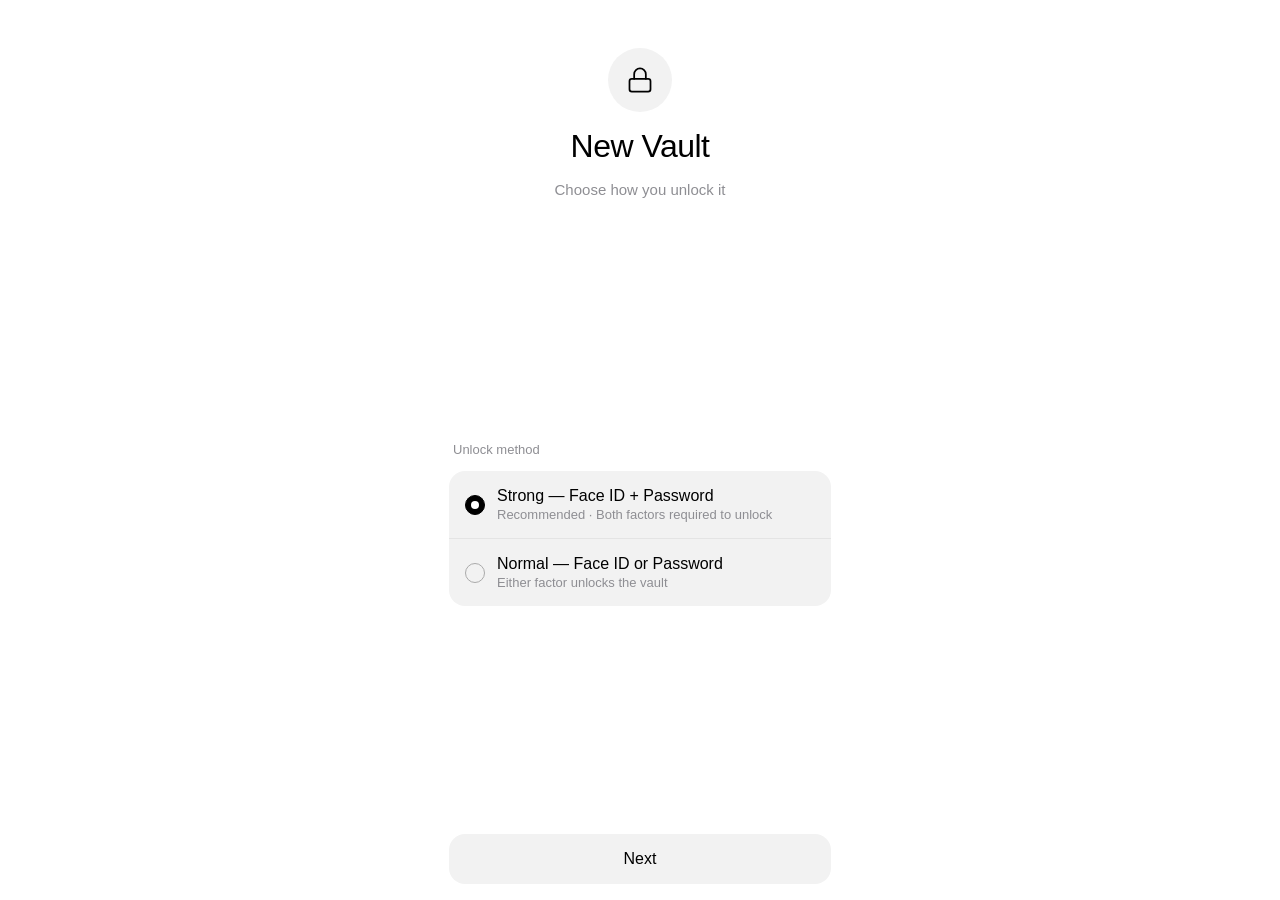
<file: index.html>
<!DOCTYPE html>
<html lang="en">
<head>
<meta charset="UTF-8"/>
<meta name="viewport" content="width=device-width,initial-scale=1,viewport-fit=cover"/>
<meta name="apple-mobile-web-app-capable" content="yes"/>
<meta name="apple-mobile-web-app-status-bar-style" content="default"/>
<meta data-testid="boot-phase" content="shell"/>
<meta http-equiv="Content-Security-Policy" content="default-src 'self'; script-src 'self'; style-src 'self' 'unsafe-inline'; connect-src 'self' http://localhost:7777; worker-src 'self'; img-src 'self' data:; font-src 'self'; object-src 'none'; base-uri 'self'; form-action 'self'">
<title>psw-pwa</title>
<style>
*,*::before,*::after{box-sizing:border-box;margin:0;padding:0}
:root{
  --bg:#fff;--card:#F2F2F2;--card-hover:#e8e8e8;
  --text:#000;--text2:#8E8E93;--text3:#aaa;
  --red:#ff3b30;
  --r:16px;
  --safe-top:env(safe-area-inset-top,44px);
  --safe-bottom:env(safe-area-inset-bottom,34px);
}
html{font-family:-apple-system,BlinkMacSystemFont,'SF Pro Text','Helvetica Neue',sans-serif;-webkit-font-smoothing:antialiased}
body{background:var(--bg);color:var(--text);min-height:100dvh;max-width:430px;margin:0 auto;display:flex;flex-direction:column;justify-content:space-between}

.top{padding:calc(var(--safe-top) + 48px) 24px 0;display:flex;flex-direction:column;align-items:center;gap:16px}
.logo{width:64px;height:64px;border-radius:50%;background:var(--card);display:flex;align-items:center;justify-content:center}
.logo svg{width:28px;height:28px}
.page-title{font-size:32px;font-weight:300;letter-spacing:-0.5px}
.subtitle{font-size:15px;color:var(--text2)}

.middle{padding:0 24px;display:flex;flex-direction:column;gap:10px}

.card{background:var(--card);border-radius:var(--r);overflow:hidden}
.card-row{display:flex;align-items:center;padding:16px;gap:12px;cursor:pointer;-webkit-tap-highlight-color:transparent}
.card-row:active{background:var(--card-hover)}
.row-label{font-size:16px;flex:1}
.row-icon{width:20px;height:20px;color:var(--text2);flex-shrink:0}

.divider-label{font-size:13px;color:var(--text2);padding:0 4px 4px}
.sec-label{font-size:12px;color:var(--text2);text-transform:uppercase;letter-spacing:0.3px;padding:0 4px 6px}

.input-card{background:var(--card);border-radius:var(--r);padding:16px}
.input-card input{width:100%;border:none;background:transparent;font-size:16px;color:var(--text);outline:none;letter-spacing:2px}
.input-card input::placeholder{color:var(--text3);letter-spacing:0}

.error-text{font-size:13px;color:var(--text2);text-align:center;padding:0 4px}
.cooldown{font-size:13px;color:var(--text2);text-align:center;padding:0 4px;font-variant-numeric:tabular-nums}

.recovery-note{font-size:13px;color:var(--text2);line-height:1.5;padding:0 4px}
.recovery-card{background:var(--card);border-radius:var(--r);padding:16px;display:grid;grid-template-columns:1fr 1fr;gap:12px 20px}
.word-row{display:flex;align-items:center;gap:6px}
.word-num{font-size:12px;color:var(--text3);width:18px;text-align:right;flex-shrink:0}
.word-row input{border:none;background:transparent;font-size:14px;color:var(--text);outline:none;width:100%}

.bottom{padding:0 24px calc(var(--safe-bottom) + 16px);display:flex;flex-direction:column;gap:8px}
.btn{width:100%;padding:16px;background:var(--card);border:none;border-radius:var(--r);font-size:16px;color:var(--text);cursor:pointer;-webkit-tap-highlight-color:transparent;text-align:center}
.btn:active{background:var(--card-hover)}
.btn.muted{color:var(--text2)}
.btn:disabled{opacity:0.4;pointer-events:none}

#vault-content{display:none}

/* --- Credential list --- */
.search-wrap{padding:20px 24px 8px}
.search{display:flex;align-items:center;gap:8px;background:var(--card);border-radius:var(--r);padding:10px 14px}
.search svg{width:16px;height:16px;color:var(--text3);flex-shrink:0}
.search input{border:none;background:transparent;font-size:16px;color:var(--text);width:100%;outline:none}
.search input::placeholder{color:var(--text3)}

.chips{display:flex;gap:6px;padding:4px 24px 12px;overflow-x:auto;scrollbar-width:none}
.chips::-webkit-scrollbar{display:none}
.chip{border:none;background:transparent;padding:4px 12px;font-size:13px;font-weight:500;color:var(--text3);cursor:pointer;border-radius:20px;white-space:nowrap;-webkit-tap-highlight-color:transparent}
.chip.active{background:var(--card);color:var(--text)}

.cred-list{padding:0 24px;display:flex;flex-direction:column;gap:8px;flex:1}
.cred-row{display:flex;align-items:center;gap:12px;padding:14px 16px;background:var(--card);border-radius:var(--r);cursor:pointer;-webkit-tap-highlight-color:transparent}
.cred-row:active{background:var(--card-hover)}
.cred-icon{width:36px;height:36px;display:flex;align-items:center;justify-content:center;flex-shrink:0}
.cred-icon svg{width:20px;height:20px;color:var(--text2)}
.cred-body{flex:1;min-width:0}
.cred-name{font-size:15px;font-weight:500}
.cred-sub{font-size:13px;color:var(--text2);margin-top:1px;white-space:nowrap;overflow:hidden;text-overflow:ellipsis}
.cred-meta{font-size:13px;color:var(--text2);text-align:right;flex-shrink:0}

.cred-row.locked .cred-name{color:var(--text2)}
.cred-row.locked .cred-sub{color:var(--text3)}

.empty{display:none;flex-direction:column;align-items:center;justify-content:center;flex:1;gap:12px;padding:60px 40px;text-align:center}
.empty.show{display:flex}
.empty-title{font-size:20px;font-weight:300}
.empty-sub{font-size:14px;color:var(--text2);line-height:1.5}

.bottom-area{padding:16px 24px calc(var(--safe-bottom) + 16px)}
.actions{display:flex;gap:8px}
.act-btn{flex:1;padding:14px;background:var(--card);border:none;border-radius:var(--r);font-size:15px;color:var(--text);cursor:pointer;-webkit-tap-highlight-color:transparent;text-align:center}
.act-btn:active{background:var(--card-hover)}

/* --- Credential detail --- */
.nav{padding:calc(var(--safe-top) + 8px) 16px 8px;display:flex;align-items:center;justify-content:space-between}
.nav-btn{border:none;background:none;font-size:16px;color:var(--text);cursor:pointer;display:flex;align-items:center;gap:4px;padding:4px 8px;border-radius:var(--r);-webkit-tap-highlight-color:transparent}
.nav-btn:active{background:var(--card)}
.nav-btn svg{width:18px;height:18px}

.cred-hdr{display:flex;flex-direction:column;align-items:center;gap:8px;padding:24px 24px 32px}
.cred-hdr-icon{width:64px;height:64px;border-radius:50%;background:var(--card);display:flex;align-items:center;justify-content:center}
.cred-hdr-icon svg{width:28px;height:28px;color:var(--text2)}
.cred-hdr-name{font-size:24px;font-weight:300;letter-spacing:-0.3px}
.cred-hdr-type{font-size:14px;color:var(--text2)}

.totp-display{display:flex;flex-direction:column;align-items:center;gap:12px;padding:0 24px 24px}
.totp-code{font-size:48px;font-weight:300;letter-spacing:6px;font-variant-numeric:tabular-nums}
.totp-ring{width:36px;height:36px}
.totp-ring circle{fill:none;stroke:var(--card);stroke-width:3}
.totp-ring circle.prog{stroke:var(--text);stroke-linecap:round;transform:rotate(-90deg);transform-origin:50% 50%;transition:stroke-dashoffset 1s linear}
.totp-timer{font-size:14px;color:var(--text2)}

.section{padding:0 24px 16px}
.row{display:flex;align-items:center;padding:14px 16px;gap:8px}
.row+.row{margin-top:2px}
.row-left{font-size:15px;color:var(--text2);flex-shrink:0;width:88px}
.row-right{font-size:15px;color:var(--text);flex:1;text-align:right;word-break:break-all}
.row-right.masked{letter-spacing:3px;font-size:13px;color:var(--text3)}
.row-action{border:none;background:none;cursor:pointer;color:var(--text2);padding:4px;-webkit-tap-highlight-color:transparent;display:flex;align-items:center;flex-shrink:0}
.row-action:active{color:var(--text)}
.row-action svg{width:16px;height:16px}

.row input,.row textarea{flex:1;border:none;background:transparent;font-size:15px;color:var(--text);text-align:right;outline:none;font-family:inherit}
.row textarea{resize:none;min-height:48px;line-height:1.4}
.row input::placeholder,.row textarea::placeholder{color:var(--text3)}

.type-picker{padding:0 24px;display:flex;flex-direction:column;gap:10px}
.type-picker-label{font-size:13px;color:var(--text2);padding:8px 4px 4px}

.btn-stack{padding:16px 24px calc(var(--safe-bottom) + 16px);display:flex;flex-direction:column;gap:8px;margin-top:auto}

.panel{display:none}.panel.active{display:block}

.dev-badge{position:fixed;top:8px;right:8px;font-size:11px;color:var(--text3);font-family:monospace;z-index:9999;display:flex;gap:8px}

/* --- Settings screens --- */
.settings-rows{display:flex;flex-direction:column;gap:2px}
.settings-row{display:flex;align-items:center;padding:14px 16px;gap:12px;background:var(--card);border-radius:var(--r);-webkit-tap-highlight-color:transparent}
.settings-row.tap{cursor:pointer}
.settings-row.tap:active{background:var(--card-hover)}
.settings-row .row-label{font-size:15px;flex:1}
.settings-row .row-value{font-size:15px;color:var(--text2)}
.chevron{width:16px;height:16px;color:var(--text3);flex-shrink:0}

.mode-dot{width:20px;height:20px;border-radius:50%;border:1.5px solid var(--text3);flex-shrink:0;display:flex;align-items:center;justify-content:center}
.mode-dot.on{background:var(--text);border-color:var(--text)}
.mode-dot.on::after{content:'';width:8px;height:8px;border-radius:50%;background:#fff}

.stepper{display:flex;align-items:center;gap:12px}
.stepper-val{font-size:15px;font-variant-numeric:tabular-nums;min-width:40px;text-align:center}
.stepper-btn{width:28px;height:28px;border-radius:50%;border:none;background:var(--bg);color:var(--text);font-size:18px;cursor:pointer;display:flex;align-items:center;justify-content:center;-webkit-tap-highlight-color:transparent}
.stepper-btn:active{opacity:0.6}
.stepper-btn:disabled{opacity:0.3;pointer-events:none}

.modal-bg{position:fixed;inset:0;background:rgba(0,0,0,0.3);display:flex;align-items:flex-end;justify-content:center;z-index:100}
.modal{background:var(--bg);border-radius:24px 24px 0 0;padding:20px 24px calc(var(--safe-bottom) + 24px);width:100%;max-width:430px;display:flex;flex-direction:column;gap:14px}
.modal-handle{width:36px;height:4px;background:var(--card);border-radius:2px;margin:0 auto -4px}
.modal-title{font-size:20px;font-weight:400;text-align:center}
.modal-body{font-size:14px;color:var(--text2);text-align:center;line-height:1.5}
.modal-seed{background:var(--card);border-radius:var(--r);padding:16px;display:grid;grid-template-columns:1fr 1fr;gap:8px 20px}
.modal-seed span{font-size:14px;color:var(--text2)}
.modal-btn{width:100%;padding:14px;background:var(--card);border:none;border-radius:var(--r);font-size:16px;color:var(--text);cursor:pointer;text-align:center;-webkit-tap-highlight-color:transparent}
.modal-btn:active{background:var(--card-hover)}

.sheet-bg{position:fixed;inset:0;background:rgba(0,0,0,0.3);display:flex;align-items:flex-end;justify-content:center;z-index:100}
.sheet{background:var(--bg);border-radius:24px 24px 0 0;padding:20px 24px calc(var(--safe-bottom) + 24px);width:100%;max-width:430px;display:flex;flex-direction:column;gap:10px}
.sheet-handle{width:36px;height:4px;background:var(--card);border-radius:2px;margin:0 auto -2px}
.sheet-title{font-size:20px;font-weight:400;text-align:center}
.sheet-sub{font-size:14px;color:var(--text2);text-align:center;line-height:1.5}

.settings-footer{padding:16px 24px calc(var(--safe-bottom) + 24px);margin-top:auto;display:flex;flex-direction:column;gap:6px}
.version{font-size:13px;color:var(--text3);padding:0 4px 8px}
.settings-content{padding:16px 24px;display:flex;flex-direction:column;gap:24px;flex:1}
.settings-nav{padding:calc(var(--safe-top) + 8px) 16px 8px;display:flex;align-items:center}
.settings-nav .nav-title{flex:1;text-align:center;font-size:17px}
</style>
  <script type="module" crossorigin src="/assets/main-DPG8WkNq.js"></script>
  <link rel="stylesheet" crossorigin href="/assets/main-DCS2hVl1.css">
</head>
<body>

<!-- Onboarding (shown on first launch) -->
<div id="screen-onboarding" style="display:none"></div>

<!-- Lock screen (visible by default) -->
<div id="lock-screen" style="display:none">
  <div class="top">
    <div class="logo">
      <svg viewBox="0 0 24 24" fill="none" stroke="currentColor" stroke-width="1.5" stroke-linecap="round" stroke-linejoin="round"><rect x="3" y="11" width="18" height="11" rx="2"/><path d="M7 11V7a5 5 0 0 1 10 0v4"/></svg>
    </div>
    <div class="page-title">Vault</div>
    <div class="subtitle">Locked</div>
  </div>

  <div class="middle">
    <div class="card" id="biometricRow" style="display:none">
      <div class="card-row" id="face-id-btn" data-testid="passkey-btn">
        <svg class="row-icon" viewBox="0 0 24 24" fill="none" stroke="currentColor" stroke-width="1.5" stroke-linecap="round" stroke-linejoin="round"><circle cx="12" cy="12" r="10"/><path d="M8 14s1.5 2 4 2 4-2 4-2"/><line x1="9" y1="9" x2="9.01" y2="9"/><line x1="15" y1="9" x2="15.01" y2="9"/></svg>
        <span class="row-label">Unlock with Face ID</span>
        <svg class="row-icon" viewBox="0 0 24 24" fill="none" stroke="currentColor" stroke-width="1.5" stroke-linecap="round" stroke-linejoin="round"><polyline points="9 18 15 12 9 6"/></svg>
      </div>
    </div>

    <div class="divider-label" id="pw-divider" style="display:none">or enter password</div>

    <div class="input-card" id="pw-card">
      <input id="pw" data-testid="password-input" type="password" placeholder="Master password" autocomplete="current-password" autocorrect="off" autocapitalize="off" spellcheck="false"/>
    </div>

    <p class="error-text" id="err" data-testid="unlock-error" style="display:none"></p>
    <p class="cooldown" id="cooldown" data-testid="lockout-timer" style="display:none"></p>
  </div>

  <div class="bottom">
    <button class="btn" id="unlock-btn" data-testid="unlock-submit">Unlock</button>
    <button class="btn muted" id="recovery-btn">Use recovery key</button>
  </div>
</div>

<!-- Recovery view -->
<div id="recoveryView" style="display:none;flex-direction:column;justify-content:space-between;min-height:100dvh">
  <div class="top" style="align-items:flex-start;gap:8px">
    <div class="page-title" style="font-size:24px">Recovery Key</div>
    <p class="recovery-note">Type your recovery key. The clipboard will be cleared after entry.</p>
  </div>

  <div class="middle" style="margin-top:32px">
    <div class="recovery-card" id="wordGrid" data-testid="recovery-key-input"></div>
    <p class="error-text" id="recErr" style="display:none">Key not recognised</p>
  </div>

  <div class="bottom">
    <button class="btn" id="recUnlockBtn">Unlock</button>
    <button class="btn muted" id="recCancelBtn">Cancel</button>
  </div>
</div>

<!-- PRF Recovery view (24-word, passkey fallback) -->
<div id="prfRecoveryView" style="display:none;flex-direction:column;justify-content:space-between;min-height:100dvh">
  <div class="top" style="align-items:flex-start;gap:8px">
    <div class="page-title" style="font-size:24px">PRF Recovery Key</div>
    <p class="recovery-note">Type your 24-word PRF recovery phrase.</p>
  </div>

  <div class="middle" style="margin-top:32px">
    <div class="recovery-card" id="prfWordGrid" data-testid="prf-recovery-input"></div>
    <p class="error-text" id="prfRecErr" style="display:none">Key not recognised</p>
  </div>

  <div class="bottom">
    <button class="btn" id="prfRecUnlockBtn">Unlock</button>
    <button class="btn muted" id="prfRecCancelBtn">Cancel</button>
  </div>
</div>

<!-- Error screen -->
<div id="screen-error" style="display:none"></div>

<!-- Vault list (shown only when unlocked) -->
<div id="vault-content" style="display:none">

  <div class="top" style="padding:calc(var(--safe-top) + 16px) 24px 0;gap:8px">
    <div class="logo" style="width:48px;height:48px">
      <svg viewBox="0 0 24 24" fill="none" stroke="currentColor" stroke-width="1.5" stroke-linecap="round" stroke-linejoin="round"><rect x="3" y="11" width="18" height="11" rx="2"/><path d="M7 11V7a5 5 0 0 1 10 0v4"/></svg>
    </div>
    <div class="page-title">Vault</div>
  </div>

  <div class="search-wrap">
    <div class="search">
      <svg viewBox="0 0 24 24" fill="none" stroke="currentColor" stroke-width="2" stroke-linecap="round" stroke-linejoin="round"><circle cx="11" cy="11" r="8"/><line x1="21" y1="21" x2="16.65" y2="16.65"/></svg>
      <input type="search" id="q" placeholder="Search" autocomplete="off" spellcheck="false"/>
    </div>
  </div>

  <div class="chips">
    <button class="chip active" data-f="all">All</button>
    <button class="chip" data-f="password">Passwords</button>
    <button class="chip" data-f="totp">TOTP</button>
    <button class="chip" data-f="passkey">Passkeys</button>
  </div>

  <div class="cred-list" id="list"></div>

  <div class="empty" id="empty">
    <div class="empty-title">No passwords yet</div>
    <div class="empty-sub">Add your first password, passkey,<br>or TOTP code to get started.</div>
  </div>

  <div class="bottom-area">
    <div class="actions">
      <button class="act-btn" id="addBtn">Add</button>
      <button class="act-btn" id="settingsBtn">Settings</button>
    </div>
  </div>
</div>

<!-- Credential detail (shown when viewing/editing a single entry) -->
<div id="screen-vault-detail" style="display:none;flex-direction:column;min-height:100dvh">

  <div class="nav">
    <button class="nav-btn" id="detailBackBtn">
      <svg viewBox="0 0 24 24" fill="none" stroke="currentColor" stroke-width="2.5" stroke-linecap="round" stroke-linejoin="round"><polyline points="15 18 9 12 15 6"/></svg>
      <span id="backLabel">Back</span>
    </button>
    <button class="nav-btn" id="editBtn">Edit</button>
  </div>

  <div class="cred-hdr">
    <div class="cred-hdr-icon" id="hdrIcon">
      <svg viewBox="0 0 24 24" fill="none" stroke="currentColor" stroke-width="1.5" stroke-linecap="round" stroke-linejoin="round"><path d="M21 2l-2 2m-7.61 7.61a5.5 5.5 0 1 1-7.78 7.78 5.5 5.5 0 0 1 7.78-7.78zm0 0L15.5 7.5m0 0l3 3L22 7l-3-3m-3.5 3.5L19 4"/></svg>
    </div>
    <div class="cred-hdr-name" id="hdrName">New Credential</div>
    <div class="cred-hdr-type" id="hdrType">Password</div>
  </div>

  <!-- type selector -->
  <div id="newPanel" class="panel">
    <div class="type-picker">
      <div class="type-picker-label">Type</div>
      <div class="card">
        <div class="row type-pick-row" data-new-type="password" style="cursor:pointer;-webkit-tap-highlight-color:transparent">
          <span style="font-size:15px;flex:1">Password</span>
          <svg style="width:16px;height:16px;color:var(--text2)" viewBox="0 0 24 24" fill="none" stroke="currentColor" stroke-width="1.5" stroke-linecap="round" stroke-linejoin="round"><polyline points="9 18 15 12 9 6"/></svg>
        </div>
        <div class="row type-pick-row" data-new-type="totp" style="cursor:pointer;-webkit-tap-highlight-color:transparent">
          <span style="font-size:15px;flex:1">TOTP</span>
          <svg style="width:16px;height:16px;color:var(--text2)" viewBox="0 0 24 24" fill="none" stroke="currentColor" stroke-width="1.5" stroke-linecap="round" stroke-linejoin="round"><polyline points="9 18 15 12 9 6"/></svg>
        </div>
        <div class="row type-pick-row" data-new-type="passkey" style="cursor:pointer;-webkit-tap-highlight-color:transparent;opacity:0.4">
          <div style="flex:1;display:flex;flex-direction:column;gap:2px">
            <span style="font-size:15px">Passkey</span>
            <span style="font-size:12px;color:var(--text2)">Passkeys are created by your device automatically — not manually</span>
          </div>
          <svg style="width:16px;height:16px;color:var(--text2)" viewBox="0 0 24 24" fill="none" stroke="currentColor" stroke-width="1.5" stroke-linecap="round" stroke-linejoin="round"><polyline points="9 18 15 12 9 6"/></svg>
        </div>
      </div>
    </div>
  </div>

  <!-- PASSWORD -->
  <div id="passwordPanel" class="panel">
    <div class="section">
      <div class="card">
        <div class="row"><span class="row-left">Name</span><span class="row-right view-field" data-field="name"></span><input class="edit-field" data-field="name" type="text" placeholder="Name" style="display:none"/></div>
        <div class="row"><span class="row-left">Username</span><span class="row-right view-field" data-field="username"></span><input class="edit-field" data-field="username" type="email" placeholder="Username" style="display:none"/><button class="row-action copy-btn view-only" data-copy="username"><svg viewBox="0 0 24 24" fill="none" stroke="currentColor" stroke-width="1.5" stroke-linecap="round" stroke-linejoin="round"><rect x="9" y="9" width="13" height="13" rx="2"/><path d="M5 15H4a2 2 0 0 1-2-2V4a2 2 0 0 1 2-2h9a2 2 0 0 1 2 2v1"/></svg></button></div>
        <div class="row"><span class="row-left">Password</span><span class="row-right masked view-field" id="pwVal" data-field="password">············</span><input class="edit-field" data-field="password" type="text" placeholder="Password" style="display:none"/><button class="row-action view-only" id="togglePwBtn"><svg viewBox="0 0 24 24" fill="none" stroke="currentColor" stroke-width="1.5" stroke-linecap="round" stroke-linejoin="round"><path d="M1 12s4-8 11-8 11 8 11 8-4 8-11 8-11-8-11-8z"/><circle cx="12" cy="12" r="3"/></svg></button></div>
        <div class="row"><span class="row-left">Website</span><span class="row-right view-field" data-field="domain"></span><input class="edit-field" data-field="domain" type="url" placeholder="domain.com" style="display:none"/></div>
        <div class="row" style="align-items:flex-start"><span class="row-left" style="padding-top:2px">Notes</span><span class="row-right view-field" data-field="notes" style="color:var(--text3)">—</span><textarea class="edit-field" data-field="notes" placeholder="Notes" style="display:none"></textarea></div>
      </div>
    </div>
    <div class="btn-stack">
      <button class="btn copy-btn view-only" data-copy="username">Copy Username</button>
      <button class="btn copy-btn view-only" data-copy="password">Copy Password</button>
      <button class="btn edit-only" id="savePwBtn" style="display:none">Save</button>
      <button class="btn muted" id="delPwBtn">Delete Password</button>
    </div>
  </div>

  <!-- TOTP -->
  <div id="totpPanel" class="panel">
    <div class="totp-display">
      <svg class="totp-ring" viewBox="0 0 36 36"><circle cx="18" cy="18" r="15.9"/><circle class="prog" id="totpRing" cx="18" cy="18" r="15.9" stroke-dasharray="100" stroke-dashoffset="0"/></svg>
      <div class="totp-code" id="totpCode">000 000</div>
      <div class="totp-timer" id="totpTimer">30s</div>
    </div>
    <div class="section">
      <div class="card">
        <div class="row"><span class="row-left">Issuer</span><span class="row-right view-field" data-field="issuer" id="totpIssuer"></span><input class="edit-field" data-field="issuer" type="text" placeholder="Issuer" style="display:none"/></div>
        <div class="row"><span class="row-left">Account</span><span class="row-right view-field" data-field="account"></span><input class="edit-field" data-field="account" type="email" placeholder="Account" style="display:none"/></div>
        <div class="row"><span class="row-left">Secret</span><span class="row-right masked view-field" data-field="secret">············</span><input class="edit-field" data-field="secret" type="text" placeholder="Base32 secret" style="display:none"/></div>
        <div class="row"><span class="row-left">Period</span><span class="row-right" style="color:var(--text2)">30s</span></div>
      </div>
    </div>
    <div class="btn-stack">
      <button class="btn view-only" id="copyCodeBtn">Copy Code</button>
      <button class="btn edit-only" id="saveTotpBtn" style="display:none">Save</button>
      <button class="btn muted" id="delTotpBtn">Delete TOTP</button>
    </div>
  </div>

  <!-- PASSKEY -->
  <div id="passkeyPanel" class="panel">
    <div class="section">
      <div class="card">
        <div class="row"><span class="row-left">Domain</span><span class="row-right" id="pkDomain"></span></div>
        <div class="row"><span class="row-left">Username</span><span class="row-right" id="pkUsername"></span></div>
        <div class="row"><span class="row-left">Created</span><span class="row-right" id="pkCreated" style="color:var(--text2)"></span></div>
        <div class="row"><span class="row-left">Last used</span><span class="row-right" id="pkLastUsed" style="color:var(--text2)"></span></div>
      </div>
    </div>
    <div class="section">
      <div class="card">
        <div class="row" style="justify-content:center"><span style="font-size:14px;color:var(--text2);text-align:center;line-height:1.5">Passkeys use your device biometrics.<br>No password is stored.</span></div>
      </div>
    </div>
    <div class="btn-stack">
      <button class="btn muted" id="delPkBtn">Delete Passkey</button>
    </div>
  </div>

</div>

<!-- Settings root -->
<div id="screen-settings" style="display:none;flex-direction:column;min-height:100dvh"></div>

<!-- Settings: Security -->
<div id="screen-settings-security" style="display:none;flex-direction:column;min-height:100dvh"></div>

<!-- Settings: Devices -->
<div id="screen-settings-devices" style="display:none;flex-direction:column;min-height:100dvh"></div>

<!-- Settings: Backup & Export -->
<div id="screen-settings-backup" style="display:none;flex-direction:column;min-height:100dvh"></div>

<!-- Storage Recovery -->
<div id="screen-storage-recovery" style="display:none;flex-direction:column;min-height:100dvh"></div>

<!-- Dev badges -->
<div class="dev-badge" id="dev-badges" style="display:none">
  <span data-testid="auth-state"></span>
  <span data-testid="idle-remaining"></span>
</div>

</body>
</html>
</file>
<file: assets/main-DCS2hVl1.css>
.onboarding-step{display:none;flex-direction:column;justify-content:space-between;min-height:100dvh}.onboarding-step.active{display:flex}.onboarding .card-row+.card-row{border-top:1px solid rgba(0,0,0,.06)}.onboarding .row-body{flex:1}.onboarding .row-label{font-size:16px}.onboarding .row-sub{font-size:13px;color:var(--text2);margin-top:2px}.onboarding .check{width:20px;height:20px;border-radius:50%;border:1.5px solid var(--text3);flex-shrink:0;display:flex;align-items:center;justify-content:center}.onboarding .check.selected{background:var(--text);border-color:var(--text)}.onboarding .check.selected:after{content:"";width:8px;height:8px;border-radius:50%;background:#fff}.onboarding .step-label{font-size:13px;color:var(--text2);padding:0 4px 4px}.onboarding .pw-mismatch{font-size:13px;color:var(--text2);text-align:center;padding:0 4px}.onboarding .seed-grid{display:grid;grid-template-columns:1fr 1fr;gap:10px 24px;background:var(--card);border-radius:var(--r);padding:20px}.onboarding .seed-word{font-size:13px;color:var(--text)}.onboarding .confirm-row{display:flex;align-items:center;gap:12px;background:var(--card);border-radius:var(--r);padding:16px;cursor:pointer;-webkit-tap-highlight-color:transparent}.onboarding .confirm-row:active{background:var(--card-hover)}.onboarding .confirm-box{width:20px;height:20px;border-radius:5px;border:1.5px solid var(--text3);flex-shrink:0;display:flex;align-items:center;justify-content:center;transition:background .15s}.onboarding .confirm-box.checked{background:var(--text);border-color:var(--text)}.onboarding .confirm-box.checked svg{display:block}.onboarding .confirm-box svg{display:none;width:12px;height:12px;stroke:#fff;stroke-width:2.5}.onboarding .confirm-label{font-size:15px}.onboarding .vault-error{font-size:13px;color:var(--text2);text-align:center;padding:8px 4px 0}.onboarding .key-type-toggle{display:flex;gap:12px;margin-bottom:24px}.onboarding .toggle-option{flex:1;background:var(--card);border-radius:var(--r);padding:16px;cursor:pointer;border:1.5px solid transparent;transition:border-color .15s,background .15s;position:relative}.onboarding .toggle-option.selected{border-color:var(--text);background:var(--card-hover)}.onboarding .toggle-option:active{background:var(--card-hover)}.onboarding .toggle-label{font-size:14px;font-weight:500}.onboarding .toggle-sub{font-size:12px;color:var(--text2);margin-top:4px}.onboarding .toggle-tooltip{position:absolute;top:8px;right:8px;width:18px;height:18px;color:var(--text3);cursor:help}.onboarding .toggle-tooltip svg{width:100%;height:100%}.onboarding .passphrase-content .input-card+.input-card{margin-top:12px}.onboarding .pass-length-hint{font-size:12px;color:var(--text3);margin-top:8px;text-align:center}.recovery-banner,.repair-banner{background:var(--card);border-radius:var(--r);padding:16px;font-size:14px;color:var(--text2);text-align:center;line-height:1.5}#screen-error{flex-direction:column;align-items:center;justify-content:space-between;min-height:100dvh}#screen-error .top{padding-top:calc(var(--safe-top) + 64px);gap:20px;text-align:center}#screen-error .title{font-size:26px;font-weight:300;letter-spacing:-.3px}#screen-error .message{font-size:15px;color:var(--text2);line-height:1.55;max-width:280px}#screen-error .bottom{padding-bottom:calc(var(--safe-bottom) + 24px);width:100%}#screen-settings-devices{flex-direction:column;min-height:100dvh}#screen-settings-devices .nav-title{flex:1;text-align:center;font-size:17px}#screen-settings-devices .content{padding:16px 24px;display:flex;flex-direction:column;gap:20px;flex:1}#screen-settings-devices .rows{display:flex;flex-direction:column;gap:2px}#screen-settings-devices .row{display:flex;align-items:center;padding:14px 16px;gap:12px;background:var(--card);border-radius:var(--r);-webkit-tap-highlight-color:transparent}#screen-settings-devices .row.tap{cursor:pointer}#screen-settings-devices .row.tap:active{background:var(--card-hover)}#screen-settings-devices .row-icon{width:20px;height:20px;color:var(--text2);flex-shrink:0}#screen-settings-devices .row-body{flex:1;min-width:0}#screen-settings-devices .row-label{font-size:15px}#screen-settings-devices .row-sub{font-size:13px;color:var(--text2);margin-top:2px}#screen-settings-devices .chevron{width:16px;height:16px;color:var(--text3);flex-shrink:0}#screen-settings-devices .scan-row{display:flex;align-items:center;gap:12px;padding:16px;background:var(--card);border-radius:var(--r)}#screen-settings-devices .scan-spinner{width:18px;height:18px;border:2px solid var(--text3);border-top-color:var(--text);border-radius:50%;animation:spin .8s linear infinite;flex-shrink:0}@keyframes spin{to{transform:rotate(360deg)}}#screen-settings-devices .scan-label{font-size:15px;color:var(--text2)}#screen-settings-devices .not-found{display:flex;align-items:center;justify-content:center;padding:16px;background:var(--card);border-radius:var(--r)}#screen-settings-devices .not-found span{font-size:15px;color:var(--text2)}#screen-settings-devices .sheet-bg{display:none;position:fixed;inset:0;background:#0000004d;align-items:flex-end;justify-content:center;z-index:100}#screen-settings-devices .sheet-bg.open{display:flex}#screen-settings-devices .sheet{background:var(--bg);border-radius:24px 24px 0 0;padding:20px 24px calc(var(--safe-bottom) + 24px);width:100%;max-width:430px;display:flex;flex-direction:column;gap:14px}#screen-settings-devices .sheet-handle{width:36px;height:4px;background:var(--card);border-radius:2px;margin:0 auto -4px}#screen-settings-devices .sheet-title{font-size:20px;font-weight:400;text-align:center}#screen-settings-devices .sheet-sub{font-size:14px;color:var(--text2);text-align:center;line-height:1.5}#screen-settings-devices .pin{font-size:52px;font-weight:300;letter-spacing:14px;text-align:center;padding:8px 0;font-variant-numeric:tabular-nums}#screen-settings-devices .btn-row{display:flex;gap:8px}#screen-settings-devices .btn-row .btn{flex:1}#screen-settings-devices .btn.full{flex:none;width:100%}#screen-settings-backup .nav-title{flex:1;text-align:center;font-size:17px}#screen-settings-backup .content{padding:16px 24px;display:flex;flex-direction:column;gap:24px;flex:1}#screen-settings-backup .rows{display:flex;flex-direction:column;gap:2px}#screen-settings-backup .row{display:flex;align-items:center;padding:14px 16px;gap:12px;background:var(--card);border-radius:var(--r);-webkit-tap-highlight-color:transparent}#screen-settings-backup .row.tap{cursor:pointer}#screen-settings-backup .row.tap:active{background:var(--card-hover)}#screen-settings-backup .row-body{flex:1;min-width:0}#screen-settings-backup .row-label{font-size:15px}#screen-settings-backup .row-sub{font-size:13px;color:var(--text2);margin-top:2px}#screen-settings-backup .row-value{font-size:15px;color:var(--text2);flex-shrink:0}#screen-settings-backup .chevron{width:16px;height:16px;color:var(--text3);flex-shrink:0}#screen-settings-backup .sheet-bg{display:none;position:fixed;inset:0;background:#0000004d;align-items:flex-end;justify-content:center;z-index:100}#screen-settings-backup .sheet-bg.open{display:flex}#screen-settings-backup .sheet{background:var(--bg);border-radius:24px 24px 0 0;padding:20px 24px calc(var(--safe-bottom) + 24px);width:100%;max-width:430px;display:flex;flex-direction:column;gap:14px}#screen-settings-backup .sheet-handle{width:36px;height:4px;background:var(--card);border-radius:2px;margin:0 auto -4px}#screen-settings-backup .sheet-title{font-size:20px;font-weight:400;text-align:center}#screen-settings-backup .sheet-sub{font-size:14px;color:var(--text2);text-align:center;line-height:1.5}#screen-settings-backup .import-status{font-size:14px;color:var(--text2);text-align:center;padding:8px 16px}#screen-settings-backup .import-status.success{color:var(--text)}#screen-settings-backup .platform-notice{font-size:13px;color:var(--text2);padding:8px 16px;background:var(--card);border-radius:var(--r)}#screen-settings-backup .seed-input{width:100%;border:none;background:var(--card);border-radius:var(--r);padding:16px;font-size:15px;color:var(--text);outline:none;font-family:inherit;resize:none;min-height:80px;line-height:1.5}#screen-settings-backup .seed-input::placeholder{color:var(--text3)}#screen-settings-backup .restore-status{font-size:14px;color:var(--text2);text-align:center;padding:8px 16px}#screen-settings-backup .restore-status.error{color:var(--text2)}#screen-storage-recovery .top{padding:calc(var(--safe-top) + 48px) 24px 0;display:flex;flex-direction:column;align-items:flex-start;gap:8px}#screen-storage-recovery .page-title{font-size:28px;font-weight:300;letter-spacing:-.3px}#screen-storage-recovery .page-sub{font-size:15px;color:var(--text2);line-height:1.5;max-width:300px}#screen-storage-recovery .content{padding:32px 24px;display:flex;flex-direction:column;gap:24px;flex:1}#screen-storage-recovery .sec-label{font-size:12px;text-transform:uppercase;letter-spacing:.3px;color:var(--text2);padding:0 4px 6px}#screen-storage-recovery .rows{display:flex;flex-direction:column;gap:2px}#screen-storage-recovery .row{display:flex;align-items:center;padding:16px;gap:12px;background:var(--card);border-radius:var(--r);cursor:pointer;-webkit-tap-highlight-color:transparent}#screen-storage-recovery .row:active{background:var(--card-hover)}#screen-storage-recovery .row-num{font-size:13px;color:var(--text3);width:20px;flex-shrink:0;text-align:center}#screen-storage-recovery .row-body{flex:1;min-width:0}#screen-storage-recovery .row-label{font-size:15px}#screen-storage-recovery .row-sub{font-size:13px;color:var(--text2);margin-top:2px}#screen-storage-recovery .chevron{width:16px;height:16px;color:var(--text3);flex-shrink:0}#screen-storage-recovery .scan-row{display:flex;align-items:center;gap:12px;padding:16px;background:var(--card);border-radius:var(--r)}#screen-storage-recovery .scan-spinner{width:18px;height:18px;border:2px solid var(--text3);border-top-color:var(--text);border-radius:50%;animation:recovery-spin .8s linear infinite;flex-shrink:0}@keyframes recovery-spin{to{transform:rotate(360deg)}}#screen-storage-recovery .scan-label{font-size:15px;color:var(--text2)}#screen-storage-recovery .not-found{display:flex;align-items:center;justify-content:center;padding:16px;background:var(--card);border-radius:var(--r)}#screen-storage-recovery .not-found span{font-size:15px;color:var(--text2)}#screen-storage-recovery .bottom{padding:0 24px calc(var(--safe-bottom) + 16px);margin-top:auto}#screen-storage-recovery .bottom .btn{color:var(--text2)}#screen-storage-recovery .sheet-bg{display:none;position:fixed;inset:0;background:#0000004d;align-items:flex-end;justify-content:center;z-index:100}#screen-storage-recovery .sheet-bg.open{display:flex}#screen-storage-recovery .sheet{background:var(--bg);border-radius:24px 24px 0 0;padding:20px 24px calc(var(--safe-bottom) + 24px);width:100%;max-width:430px;display:flex;flex-direction:column;gap:14px}#screen-storage-recovery .sheet-handle{width:36px;height:4px;background:var(--card);border-radius:2px;margin:0 auto -4px}#screen-storage-recovery .sheet-title{font-size:20px;font-weight:400;text-align:center}#screen-storage-recovery .sheet-sub{font-size:14px;color:var(--text2);text-align:center;line-height:1.5}#screen-storage-recovery .btn.danger{color:var(--text2)}#screen-storage-recovery .restore-status{font-size:14px;color:var(--text2);text-align:center;padding:8px 16px}#screen-storage-recovery .restore-status.error{color:var(--text2)}#screen-storage-recovery .seed-input{width:100%;border:none;background:var(--card);border-radius:var(--r);padding:16px;font-size:15px;color:var(--text);outline:none;font-family:inherit;resize:none;min-height:80px;line-height:1.5}#screen-storage-recovery .seed-input::placeholder{color:var(--text3)}
</file>
<file: beta/assets/main-DCS2hVl1.css>
.onboarding-step{display:none;flex-direction:column;justify-content:space-between;min-height:100dvh}.onboarding-step.active{display:flex}.onboarding .card-row+.card-row{border-top:1px solid rgba(0,0,0,.06)}.onboarding .row-body{flex:1}.onboarding .row-label{font-size:16px}.onboarding .row-sub{font-size:13px;color:var(--text2);margin-top:2px}.onboarding .check{width:20px;height:20px;border-radius:50%;border:1.5px solid var(--text3);flex-shrink:0;display:flex;align-items:center;justify-content:center}.onboarding .check.selected{background:var(--text);border-color:var(--text)}.onboarding .check.selected:after{content:"";width:8px;height:8px;border-radius:50%;background:#fff}.onboarding .step-label{font-size:13px;color:var(--text2);padding:0 4px 4px}.onboarding .pw-mismatch{font-size:13px;color:var(--text2);text-align:center;padding:0 4px}.onboarding .seed-grid{display:grid;grid-template-columns:1fr 1fr;gap:10px 24px;background:var(--card);border-radius:var(--r);padding:20px}.onboarding .seed-word{font-size:13px;color:var(--text)}.onboarding .confirm-row{display:flex;align-items:center;gap:12px;background:var(--card);border-radius:var(--r);padding:16px;cursor:pointer;-webkit-tap-highlight-color:transparent}.onboarding .confirm-row:active{background:var(--card-hover)}.onboarding .confirm-box{width:20px;height:20px;border-radius:5px;border:1.5px solid var(--text3);flex-shrink:0;display:flex;align-items:center;justify-content:center;transition:background .15s}.onboarding .confirm-box.checked{background:var(--text);border-color:var(--text)}.onboarding .confirm-box.checked svg{display:block}.onboarding .confirm-box svg{display:none;width:12px;height:12px;stroke:#fff;stroke-width:2.5}.onboarding .confirm-label{font-size:15px}.onboarding .vault-error{font-size:13px;color:var(--text2);text-align:center;padding:8px 4px 0}.onboarding .key-type-toggle{display:flex;gap:12px;margin-bottom:24px}.onboarding .toggle-option{flex:1;background:var(--card);border-radius:var(--r);padding:16px;cursor:pointer;border:1.5px solid transparent;transition:border-color .15s,background .15s;position:relative}.onboarding .toggle-option.selected{border-color:var(--text);background:var(--card-hover)}.onboarding .toggle-option:active{background:var(--card-hover)}.onboarding .toggle-label{font-size:14px;font-weight:500}.onboarding .toggle-sub{font-size:12px;color:var(--text2);margin-top:4px}.onboarding .toggle-tooltip{position:absolute;top:8px;right:8px;width:18px;height:18px;color:var(--text3);cursor:help}.onboarding .toggle-tooltip svg{width:100%;height:100%}.onboarding .passphrase-content .input-card+.input-card{margin-top:12px}.onboarding .pass-length-hint{font-size:12px;color:var(--text3);margin-top:8px;text-align:center}.recovery-banner,.repair-banner{background:var(--card);border-radius:var(--r);padding:16px;font-size:14px;color:var(--text2);text-align:center;line-height:1.5}#screen-error{flex-direction:column;align-items:center;justify-content:space-between;min-height:100dvh}#screen-error .top{padding-top:calc(var(--safe-top) + 64px);gap:20px;text-align:center}#screen-error .title{font-size:26px;font-weight:300;letter-spacing:-.3px}#screen-error .message{font-size:15px;color:var(--text2);line-height:1.55;max-width:280px}#screen-error .bottom{padding-bottom:calc(var(--safe-bottom) + 24px);width:100%}#screen-settings-devices{flex-direction:column;min-height:100dvh}#screen-settings-devices .nav-title{flex:1;text-align:center;font-size:17px}#screen-settings-devices .content{padding:16px 24px;display:flex;flex-direction:column;gap:20px;flex:1}#screen-settings-devices .rows{display:flex;flex-direction:column;gap:2px}#screen-settings-devices .row{display:flex;align-items:center;padding:14px 16px;gap:12px;background:var(--card);border-radius:var(--r);-webkit-tap-highlight-color:transparent}#screen-settings-devices .row.tap{cursor:pointer}#screen-settings-devices .row.tap:active{background:var(--card-hover)}#screen-settings-devices .row-icon{width:20px;height:20px;color:var(--text2);flex-shrink:0}#screen-settings-devices .row-body{flex:1;min-width:0}#screen-settings-devices .row-label{font-size:15px}#screen-settings-devices .row-sub{font-size:13px;color:var(--text2);margin-top:2px}#screen-settings-devices .chevron{width:16px;height:16px;color:var(--text3);flex-shrink:0}#screen-settings-devices .scan-row{display:flex;align-items:center;gap:12px;padding:16px;background:var(--card);border-radius:var(--r)}#screen-settings-devices .scan-spinner{width:18px;height:18px;border:2px solid var(--text3);border-top-color:var(--text);border-radius:50%;animation:spin .8s linear infinite;flex-shrink:0}@keyframes spin{to{transform:rotate(360deg)}}#screen-settings-devices .scan-label{font-size:15px;color:var(--text2)}#screen-settings-devices .not-found{display:flex;align-items:center;justify-content:center;padding:16px;background:var(--card);border-radius:var(--r)}#screen-settings-devices .not-found span{font-size:15px;color:var(--text2)}#screen-settings-devices .sheet-bg{display:none;position:fixed;inset:0;background:#0000004d;align-items:flex-end;justify-content:center;z-index:100}#screen-settings-devices .sheet-bg.open{display:flex}#screen-settings-devices .sheet{background:var(--bg);border-radius:24px 24px 0 0;padding:20px 24px calc(var(--safe-bottom) + 24px);width:100%;max-width:430px;display:flex;flex-direction:column;gap:14px}#screen-settings-devices .sheet-handle{width:36px;height:4px;background:var(--card);border-radius:2px;margin:0 auto -4px}#screen-settings-devices .sheet-title{font-size:20px;font-weight:400;text-align:center}#screen-settings-devices .sheet-sub{font-size:14px;color:var(--text2);text-align:center;line-height:1.5}#screen-settings-devices .pin{font-size:52px;font-weight:300;letter-spacing:14px;text-align:center;padding:8px 0;font-variant-numeric:tabular-nums}#screen-settings-devices .btn-row{display:flex;gap:8px}#screen-settings-devices .btn-row .btn{flex:1}#screen-settings-devices .btn.full{flex:none;width:100%}#screen-settings-backup .nav-title{flex:1;text-align:center;font-size:17px}#screen-settings-backup .content{padding:16px 24px;display:flex;flex-direction:column;gap:24px;flex:1}#screen-settings-backup .rows{display:flex;flex-direction:column;gap:2px}#screen-settings-backup .row{display:flex;align-items:center;padding:14px 16px;gap:12px;background:var(--card);border-radius:var(--r);-webkit-tap-highlight-color:transparent}#screen-settings-backup .row.tap{cursor:pointer}#screen-settings-backup .row.tap:active{background:var(--card-hover)}#screen-settings-backup .row-body{flex:1;min-width:0}#screen-settings-backup .row-label{font-size:15px}#screen-settings-backup .row-sub{font-size:13px;color:var(--text2);margin-top:2px}#screen-settings-backup .row-value{font-size:15px;color:var(--text2);flex-shrink:0}#screen-settings-backup .chevron{width:16px;height:16px;color:var(--text3);flex-shrink:0}#screen-settings-backup .sheet-bg{display:none;position:fixed;inset:0;background:#0000004d;align-items:flex-end;justify-content:center;z-index:100}#screen-settings-backup .sheet-bg.open{display:flex}#screen-settings-backup .sheet{background:var(--bg);border-radius:24px 24px 0 0;padding:20px 24px calc(var(--safe-bottom) + 24px);width:100%;max-width:430px;display:flex;flex-direction:column;gap:14px}#screen-settings-backup .sheet-handle{width:36px;height:4px;background:var(--card);border-radius:2px;margin:0 auto -4px}#screen-settings-backup .sheet-title{font-size:20px;font-weight:400;text-align:center}#screen-settings-backup .sheet-sub{font-size:14px;color:var(--text2);text-align:center;line-height:1.5}#screen-settings-backup .import-status{font-size:14px;color:var(--text2);text-align:center;padding:8px 16px}#screen-settings-backup .import-status.success{color:var(--text)}#screen-settings-backup .platform-notice{font-size:13px;color:var(--text2);padding:8px 16px;background:var(--card);border-radius:var(--r)}#screen-settings-backup .seed-input{width:100%;border:none;background:var(--card);border-radius:var(--r);padding:16px;font-size:15px;color:var(--text);outline:none;font-family:inherit;resize:none;min-height:80px;line-height:1.5}#screen-settings-backup .seed-input::placeholder{color:var(--text3)}#screen-settings-backup .restore-status{font-size:14px;color:var(--text2);text-align:center;padding:8px 16px}#screen-settings-backup .restore-status.error{color:var(--text2)}#screen-storage-recovery .top{padding:calc(var(--safe-top) + 48px) 24px 0;display:flex;flex-direction:column;align-items:flex-start;gap:8px}#screen-storage-recovery .page-title{font-size:28px;font-weight:300;letter-spacing:-.3px}#screen-storage-recovery .page-sub{font-size:15px;color:var(--text2);line-height:1.5;max-width:300px}#screen-storage-recovery .content{padding:32px 24px;display:flex;flex-direction:column;gap:24px;flex:1}#screen-storage-recovery .sec-label{font-size:12px;text-transform:uppercase;letter-spacing:.3px;color:var(--text2);padding:0 4px 6px}#screen-storage-recovery .rows{display:flex;flex-direction:column;gap:2px}#screen-storage-recovery .row{display:flex;align-items:center;padding:16px;gap:12px;background:var(--card);border-radius:var(--r);cursor:pointer;-webkit-tap-highlight-color:transparent}#screen-storage-recovery .row:active{background:var(--card-hover)}#screen-storage-recovery .row-num{font-size:13px;color:var(--text3);width:20px;flex-shrink:0;text-align:center}#screen-storage-recovery .row-body{flex:1;min-width:0}#screen-storage-recovery .row-label{font-size:15px}#screen-storage-recovery .row-sub{font-size:13px;color:var(--text2);margin-top:2px}#screen-storage-recovery .chevron{width:16px;height:16px;color:var(--text3);flex-shrink:0}#screen-storage-recovery .scan-row{display:flex;align-items:center;gap:12px;padding:16px;background:var(--card);border-radius:var(--r)}#screen-storage-recovery .scan-spinner{width:18px;height:18px;border:2px solid var(--text3);border-top-color:var(--text);border-radius:50%;animation:recovery-spin .8s linear infinite;flex-shrink:0}@keyframes recovery-spin{to{transform:rotate(360deg)}}#screen-storage-recovery .scan-label{font-size:15px;color:var(--text2)}#screen-storage-recovery .not-found{display:flex;align-items:center;justify-content:center;padding:16px;background:var(--card);border-radius:var(--r)}#screen-storage-recovery .not-found span{font-size:15px;color:var(--text2)}#screen-storage-recovery .bottom{padding:0 24px calc(var(--safe-bottom) + 16px);margin-top:auto}#screen-storage-recovery .bottom .btn{color:var(--text2)}#screen-storage-recovery .sheet-bg{display:none;position:fixed;inset:0;background:#0000004d;align-items:flex-end;justify-content:center;z-index:100}#screen-storage-recovery .sheet-bg.open{display:flex}#screen-storage-recovery .sheet{background:var(--bg);border-radius:24px 24px 0 0;padding:20px 24px calc(var(--safe-bottom) + 24px);width:100%;max-width:430px;display:flex;flex-direction:column;gap:14px}#screen-storage-recovery .sheet-handle{width:36px;height:4px;background:var(--card);border-radius:2px;margin:0 auto -4px}#screen-storage-recovery .sheet-title{font-size:20px;font-weight:400;text-align:center}#screen-storage-recovery .sheet-sub{font-size:14px;color:var(--text2);text-align:center;line-height:1.5}#screen-storage-recovery .btn.danger{color:var(--text2)}#screen-storage-recovery .restore-status{font-size:14px;color:var(--text2);text-align:center;padding:8px 16px}#screen-storage-recovery .restore-status.error{color:var(--text2)}#screen-storage-recovery .seed-input{width:100%;border:none;background:var(--card);border-radius:var(--r);padding:16px;font-size:15px;color:var(--text);outline:none;font-family:inherit;resize:none;min-height:80px;line-height:1.5}#screen-storage-recovery .seed-input::placeholder{color:var(--text3)}
</file>
